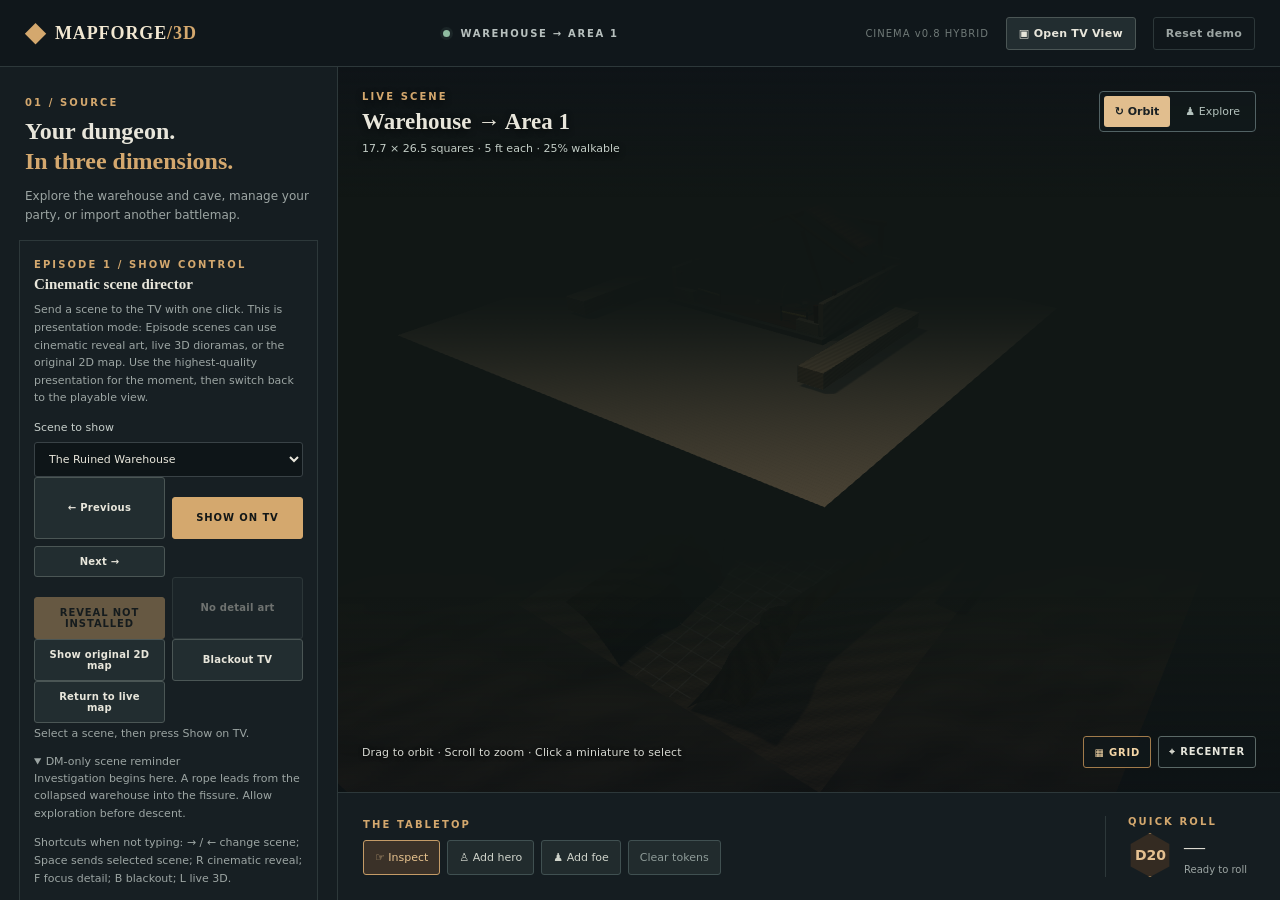
<file: index.html>
<!doctype html>
<html lang="en">
<head>
  <meta charset="utf-8">
  <meta name="viewport" content="width=device-width, initial-scale=1">
  <meta name="theme-color" content="#11161a">
  <title>MapForge 3D — Battlemap to tabletop</title>
  <link rel="stylesheet" href="./css/styles.css">
  <script type="importmap">
  {
    "imports": {
      "three": "./js/vendor/three.module.js",
      "three/addons/": "./js/vendor/addons/"
    }
  }
  </script>
</head>
<body>
  <div class="shell">
    <header class="topbar">
      <a href="#" class="brand" aria-label="MapForge 3D home"><span class="brand-mark">◆</span><span>MAPFORGE<span class="brand-light">/3D</span></span></a>
      <div class="topbar-middle"><span class="live-indicator"></span><span id="mapTitle">AREA 01 · THE RAT FISSURE</span></div>
      <div class="topbar-actions"><span class="version">CINEMA v0.8 HYBRID</span><button id="openTV" class="button" type="button">▣ Open TV View</button><button id="loadDemo" class="button quiet" type="button">Reset demo</button></div>
    </header>

    <div class="workbench">
      <aside class="sidebar" aria-label="Map settings and terrain editor">
        <section class="section-intro">
          <div class="kicker">01 / SOURCE</div>
          <h1>Your dungeon.<br><em>In three dimensions.</em></h1>
          <p>Explore the warehouse and cave, manage your party, or import another battlemap.</p>
        </section>

        <section class="panel episode-panel" id="episodePanel">
          <div class="kicker">EPISODE 1 / SHOW CONTROL</div><h2>Cinematic scene director</h2>
          <p class="microcopy">Send a scene to the TV with one click. This is presentation mode: Episode scenes can use cinematic reveal art, live 3D dioramas, or the original 2D map. Use the highest-quality presentation for the moment, then switch back to the playable view.</p>
          <label for="episodeScene">Scene to show</label><select id="episodeScene" aria-label="Episode scene"></select>
          <div class="resource-actions"><button id="episodePrev" class="button slim" type="button">← Previous</button><button id="episodeShow" class="button primary slim" type="button">Show on TV</button><button id="episodeNext" class="button slim" type="button">Next →</button></div>
          <div class="resource-actions"><button id="episodeReveal" class="button primary slim" type="button">Cinematic Reveal</button><button id="episodeFocus" class="button slim" type="button">Focus Detail</button></div>
          <div class="resource-actions"><button id="episodeMap" class="button slim" type="button">Show original 2D map</button><button id="episodeBlackout" class="button slim" type="button">Blackout TV</button></div>
          <div class="resource-actions"><button id="episodeLive" class="button slim" type="button">Return to live 3D</button></div>
          <p id="episodeStatus" class="microcopy" aria-live="polite">Select a scene, then press Show on TV.</p>
          <details open><summary>DM-only scene reminder</summary><p id="episodeNote" class="microcopy"></p></details>
          <p class="microcopy">Shortcuts when not typing: → / ← change scene; Space sends selected scene; R cinematic reveal; F focus detail; B blackout; L live 3D.</p>
        </section>

        <section class="panel" id="connectionPanel">
          <div class="kicker">CONNECTED LEVELS</div><h2>Warehouse fissure</h2>
          <p class="microcopy">The rope descends into the west side of Area 1, beside the debris chamber. Footprints continue north.</p>
          <div class="resource-actions"><button id="viewConnection" class="button slim" type="button">View both levels</button><button id="viewWarehouse" class="button slim" type="button" aria-pressed="false">Warehouse</button><button id="viewArea1" class="button slim" type="button" aria-pressed="true">Area 1</button></div>
          <p id="activeLevel" class="microcopy" aria-live="polite">Area 1 · cave level</p>
          <button id="useRope" class="button primary full" type="button" disabled>↑ Climb rope to warehouse</button>
          <p class="microcopy">Choose a level, enter Explore, then use the rope near its landing.</p>
          <details class="shaft-settings"><summary>View and shaft settings</summary>
          <label for="shaftDepth">Shaft depth <output id="shaftDepthVal">60 ft</output></label>
          <input id="shaftDepth" type="range" min="20" max="150" step="5" value="60">
          <p class="microcopy">60 ft is a provisional depth; adjust it to match your adventure.</p>
          <label><input id="cutawayToggle" type="checkbox"> Hide upper structure to reveal the cave</label>
          </details>
          <details><summary>Warehouse reference</summary><img src="./assets/warehouse-reference.png" alt="Ruined warehouse with a rope descending into its fissure" style="width:100%;margin-top:10px"></details>
        </section>

        <section class="panel" id="miniaturePanel">
          <div class="kicker">YOUR PARTY</div><h2>Miniatures</h2>
          <p class="microcopy">Select a piece in the scene or choose it below. Drag it near the rope to change floors.</p>
          <button id="addLandingHero" type="button" class="button slim full">Add hero at this landing</button>
          <label for="miniatureSelect">Selected miniature</label>
          <select id="miniatureSelect"><option value="">No miniature selected</option></select>
          <label for="miniatureName">Name</label><input id="miniatureName" type="text" maxlength="60" placeholder="Name your character" disabled>
          <div class="resource-actions miniature-actions"><button id="renameMiniature" class="button slim" type="button" disabled>Rename</button><button id="focusMiniature" class="button slim" type="button" disabled>Focus</button><button id="transferMiniature" class="button slim" type="button" disabled>Use rope</button><button id="removeMiniature" class="button quiet slim" type="button" disabled>Remove</button></div>
          <p id="miniatureStatus" class="microcopy" aria-live="polite">Select a miniature first.</p>
        </section>

        <section class="panel" id="appearancePanel">
          <div class="kicker">ATMOSPHERE</div><h2>Light the scene</h2>
          <label for="lightingMode">Lighting</label><select id="lightingMode"><option value="tabletop">Tabletop · bright and readable</option><option value="torchlit">Torchlit · dungeon atmosphere</option></select>
          <label class="check-label"><input id="lanternToggle" type="checkbox" checked> Carry a lantern in Explore</label>
          <p class="microcopy">Stone and timber have textured surfaces. Lantern light follows you as you explore.</p>
        </section>

        <details class="advanced-controls"><summary>Import a map &amp; terrain settings</summary>
        <section class="panel">
          <label class="uploadbox" id="uploadArea" for="mapFile">
            <span class="upload-icon">⤒</span>
            <span class="upload-label">Upload battlemap</span>
            <span class="upload-sub">PNG · JPG · WEBP</span>
            <input id="mapFile" type="file" accept="image/png,image/jpeg,image/webp" aria-label="Upload a battlemap">
          </label>
          <div class="image-filename"><span class="status-dot"></span><span id="filename">area-1-rats.png</span></div>
          <label for="preset">Conversion mode</label>
          <select id="preset">
            <option value="curated">Area 1 · optimized demo mask</option>
            <option value="cave">Auto detect · caves / ruins</option>
            <option value="dungeon">Auto detect · dungeons</option>
            <option value="relief">Topographic relief</option>
          </select>
          <label for="sensitivity">Walkable floor sensitivity <output id="sensitivityVal">46%</output></label>
          <input type="range" id="sensitivity" min="20" max="85" value="46">
          <div class="two-col">
            <div><label for="gridPixels">Pixels / 5 ft square</label><input id="gridPixels" type="number" min="10" max="300" step="1" value="58"></div>
            <div><label for="wallHeight">Wall height <output id="wallHeightVal">10 ft</output></label><input id="wallHeight" type="range" min="5" max="25" value="10" step="1"></div>
          </div>
          <button id="generate" type="button" class="button primary full">⟡ &nbsp; Generate 3D world</button>
        </section>

        </details>

        <section class="panel editor-panel">
          <div class="panel-head"><div><div class="kicker">02 / GEOMETRY</div><h2>Walkable mask</h2></div><span class="badge">EDITABLE</span></div>
          <p class="microcopy">Green = floor · Umber = raised terrain. Paint to fix areas the detector misses.</p>
          <div class="map-editor-frame"><canvas id="maskEditor" width="256" height="384" tabindex="0" role="img" aria-label="Battlemap with walkable area preview. Paint using mouse or touch."></canvas></div>
          <div class="modebar" role="group" aria-label="Mask painting tool">
            <button id="paintFloor" type="button" class="tool selected" aria-pressed="true">✎ Floor</button>
            <button id="paintRock" type="button" class="tool" aria-pressed="false">▧ Rock</button>
            <button id="paintPan" type="button" class="tool" aria-pressed="false">⌕ Inspect</button>
          </div>
          <label for="brush">Brush width <output id="brushVal">3</output></label>
          <input id="brush" type="range" min="1" max="12" value="3">
          <div class="inline-actions"><button id="applyMask" class="button slim" type="button">Update geometry</button><button id="redetect" class="button quiet slim" type="button">Auto detect again</button></div>
        </section>

        <section class="panel resources">
          <div class="kicker">03 / EXPORT</div><h2>Make it yours</h2>
          <p class="microcopy">Save the project for further edits or export a textured mesh for other 3D tools.</p>
          <div class="resource-actions"><button id="saveProject" class="button slim" type="button">Save project (.json)</button><button id="openProject" class="button slim" type="button">Open project</button><input id="projectFile" type="file" accept=".json,application/json" hidden><button id="exportGlb" class="button slim" type="button">Export model (.glb)</button><button id="screenshot" class="button slim" type="button">Screenshot (.png)</button></div>
        </section>
        <div class="sidebar-bottom">All conversion occurs in your browser. No uploaded map is sent to a server. <strong>Three.js is bundled; no internet connection needed after download.</strong></div>
      </aside>

      <main class="stage">
        <div class="viewport-wrap">
          <div id="viewport" aria-label="Interactive 3D tabletop view"></div>
          <div class="viewport-top">
            <div class="view-title"><div class="eyebrow">LIVE SCENE</div><strong id="sceneName">The Rat Fissure</strong><span id="sceneMetrics">~18 × 27 squares · 5 ft grid</span></div>
            <div class="segmented" role="group" aria-label="Camera mode"><button id="orbitMode" type="button" class="active" aria-pressed="true">↻ Orbit</button><button id="walkMode" type="button" aria-pressed="false">♟ Explore</button></div>
          </div>
          <div class="viewport-bottom">
            <div class="cam-hint" id="camHint">Drag to orbit · Scroll to zoom · Click a miniature to select</div>
            <div class="viewport-utilities"><button id="gridToggle" type="button" class="utility active" aria-pressed="true">▦ GRID</button><button id="recenter" type="button" class="utility">⌖ RECENTER</button></div>
          </div>
          <div class="walk-controls" id="walkControls" hidden><div class="walk-hint">W A S D to move · Drag to look · E to use rope</div><div class="walk-row"><button type="button" data-move="forward">▲</button></div><div class="walk-row"><button type="button" data-move="left">◀</button><button type="button" data-move="back">▼</button><button type="button" data-move="right">▶</button></div></div>
          <div class="loading-overlay" id="loadingOverlay" role="status" aria-live="polite"><div class="loading-glyph">◆</div><div id="loadingText">Initializing tabletop renderer…</div><p>Loading the 3D engine and terrain</p></div>
        </div>

        <div class="bottom-panel">
          <div class="bottom-left"><div class="kicker">THE TABLETOP</div><div class="toolrow" role="group" aria-label="Tokens and scene actions"><button id="tokenNone" class="chip selected" type="button">☞ Inspect</button><button id="tokenHero" class="chip" type="button">♙ Add hero</button><button id="tokenEnemy" class="chip" type="button">♟ Add foe</button><button id="clearTokens" class="chip subdued" type="button">Clear tokens</button></div></div>
          <div class="bottom-right"><div class="kicker">QUICK ROLL</div><div class="dice-line"><button id="rollD20" class="die" type="button" aria-label="Roll a twenty-sided die">D20</button><div><span id="diceResult" class="dice-value">—</span><span id="diceLabel" class="dice-caption">Ready to roll</span></div></div></div>
        </div>
        <div class="toast" id="toast" aria-live="polite"></div>
      </main>
    </div>
  </div>
  <script type="module" src="./js/main.js"></script>
</body>
</html>
</file>
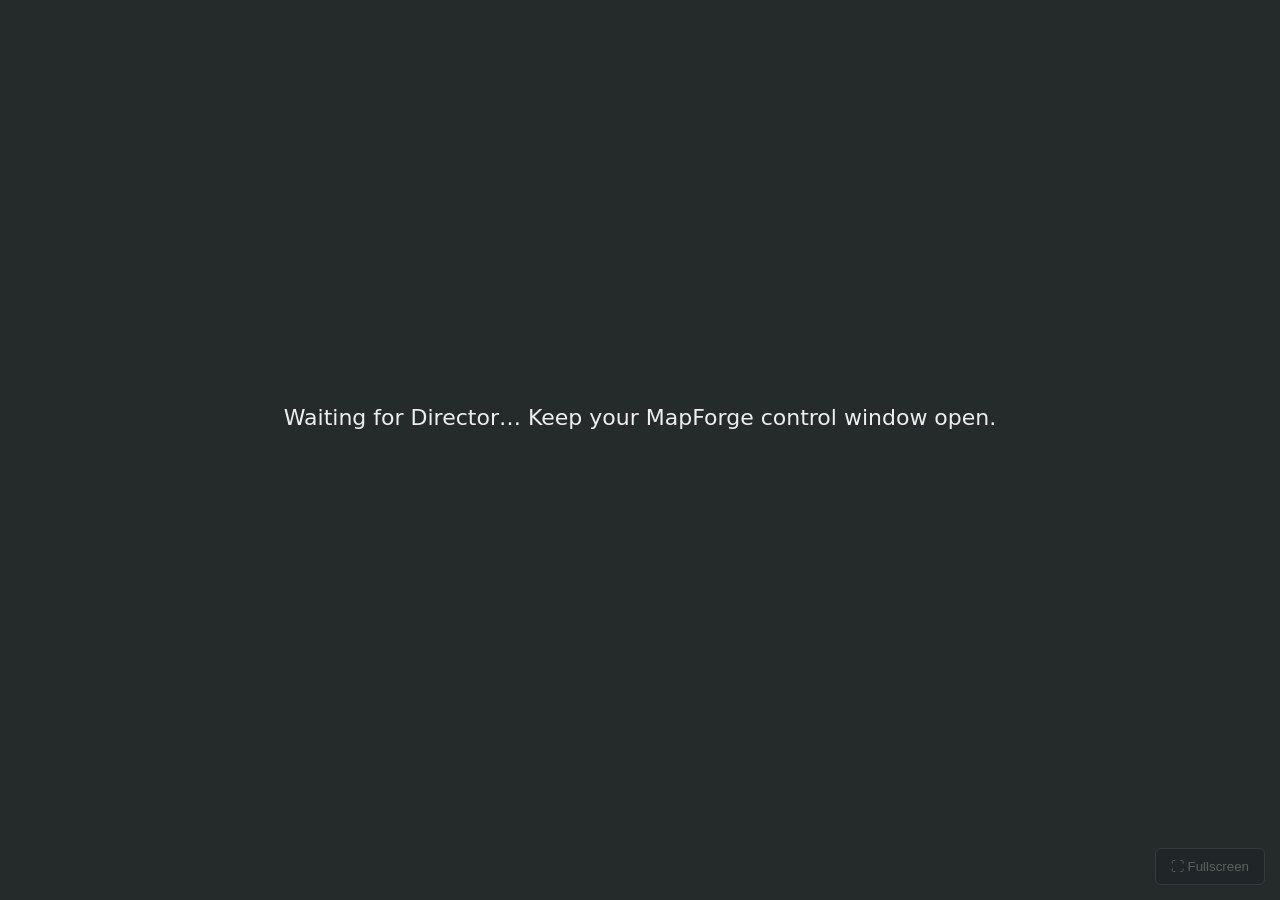
<file: tv.html>
<!doctype html><html lang="en"><head><meta charset="utf-8"><meta name="viewport" content="width=device-width, initial-scale=1"><title>MapForge — TV Cinema</title>
<style>html,body{padding:0;margin:0;width:100%;height:100%;background:#0b1014;color:#eee;font-family:system-ui}#screen{width:100vw;height:100vh}#cinemaPresentation{display:none;position:fixed;inset:0;z-index:4;background:#050609;overflow:hidden;opacity:1;transition:opacity .45s ease}#cinemaPresentation.departing{opacity:0;pointer-events:none}#cinemaPresentation img{width:100%;height:100%;object-fit:contain}#cinemaPresentation.reveal img{object-fit:cover;animation:revealPush 18s ease-out both}#cinemaPresentation.focus{background:radial-gradient(circle at 50% 50%,#171512,#030405 72%)}#cinemaPresentation.focus img{object-fit:contain;padding:3vh 3vw;box-sizing:border-box;filter:drop-shadow(0 16px 40px #000)}@keyframes revealPush{from{transform:scale(1)}to{transform:scale(1.035)}}@media(prefers-reduced-motion:reduce){#cinemaPresentation{transition:none}#cinemaPresentation.reveal img{animation:none}}#cinemaCard{height:100%;width:100%;box-sizing:border-box;display:flex;flex-direction:column;justify-content:center;align-items:center;text-align:center;padding:7vw;background:radial-gradient(circle at 50% 42%,#353328,#101012 62%,#020304);color:#e5d5b5}#cinemaCard h1{font-family:Georgia,serif;font-size:clamp(34px,5.2vw,88px);font-weight:400;margin:0 0 2rem}#cinemaCard p{font-family:Georgia,serif;font-size:clamp(21px,2.1vw,37px);max-width:980px;line-height:1.4;font-style:italic}#cinemaPresentation.blackout{background:#000}#status{position:fixed;top:45%;left:0;right:0;text-align:center;font-size:22px}#fullscreen{position:fixed;right:15px;bottom:15px;z-index:9;background:#101921bf;color:#fff;padding:10px 15px;border:1px solid #607079;border-radius:6px;opacity:.25;cursor:pointer}#fullscreen:hover{opacity:1}</style>
<script type="importmap">{"imports":{"three":"./js/vendor/three.module.js","three/addons/":"./js/vendor/addons/"}}</script></head><body><div id="screen"></div><div id="cinemaPresentation" aria-label="Projected episode scene"></div><div id="status">Waiting for Director… Keep your MapForge control window open.</div><button id="fullscreen">⛶ Fullscreen</button><script type="module" src="./js/tv.js"></script></body></html>
</file>
<file: css/styles.css>
:root{color-scheme:dark;--bg:#0b1012;--bar:#10171b;--panel:#151d21;--panel2:#1b2427;--line:#2d383a;--line2:#394447;--text:#e8e6db;--muted:#9ca5a3;--dim:#6f7977;--gold:#d4a86e;--goldlight:#f2d3a1;--green:#8bb7a2;--danger:#c8876d}
*{box-sizing:border-box}body{margin:0;background:var(--bg);color:var(--text);font-family:'DM Sans',system-ui,Arial,sans-serif;font-size:14px}button,input,select{font:inherit}button{cursor:pointer}button:focus-visible,input:focus-visible,select:focus-visible,canvas:focus-visible{outline:2px solid var(--goldlight);outline-offset:2px}.shell{min-height:100vh;display:flex;flex-direction:column}.topbar{height:67px;background:var(--bar);border-bottom:1px solid var(--line);display:flex;align-items:center;padding:0 25px;justify-content:space-between;gap:12px}.brand{display:flex;align-items:center;gap:9px;color:#f2e8d2;font-family:'Cinzel',Georgia,serif;font-weight:700;font-size:18px;letter-spacing:.05em;text-decoration:none;white-space:nowrap}.brand-mark{font-size:26px;color:var(--gold);line-height:1}.brand-light{color:var(--gold)}.topbar-middle{font-size:10px;font-weight:700;letter-spacing:.17em;color:#b7c0be;display:flex;align-items:center;gap:10px}.live-indicator,.status-dot{width:7px;height:7px;background:#8fbca1;border-radius:50%;display:inline-block;flex:none;box-shadow:0 0 0 3px #8fbca116}.version{font-size:10px;color:var(--dim);letter-spacing:.1em}.topbar-actions{display:flex;align-items:center;gap:17px}.workbench{display:grid;grid-template-columns:338px minmax(0,1fr);min-height:calc(100vh - 67px)}.sidebar{background:var(--panel);border-right:1px solid var(--line);padding:26px 19px;overflow-y:auto}.section-intro{padding:4px 6px 15px}.section-intro h1{font-family:'Cinzel',Georgia,serif;line-height:1.26;font-size:27px;font-weight:600;margin:8px 0 11px}.section-intro h1 em{font-style:normal;color:var(--gold)}.section-intro p{color:var(--muted);line-height:1.58;font-size:12px;margin:0}.kicker{font-size:10px;font-weight:700;letter-spacing:.21em;color:var(--gold);margin-bottom:6px}.panel{padding:18px 14px;margin-bottom:15px;border:1px solid var(--line);background:#171f23}.panel h2{font-family:'Cinzel',Georgia,serif;font-size:15px;font-weight:600;margin:3px 0 8px}.panel-head{display:flex;justify-content:space-between;align-items:center}.badge{border:1px solid #466358;color:var(--green);padding:4px 7px;font-size:9px;letter-spacing:.09em;border-radius:2px}.microcopy{font-size:11px;color:var(--muted);line-height:1.6;margin:2px 0 12px}.uploadbox{height:109px;display:flex;flex-direction:column;align-items:center;justify-content:center;border:1px dashed #6d6555;background:linear-gradient(135deg,#282926,#1b2223);position:relative;cursor:pointer;gap:5px}.uploadbox:hover,.uploadbox.dragover{border-color:var(--gold);background:#292820}.uploadbox input{position:absolute;width:100%;height:100%;opacity:0;inset:0;cursor:pointer}.upload-icon{color:var(--gold);font-size:24px;line-height:24px}.upload-label{font-weight:600;font-size:12px}.upload-sub{font-size:10px;color:var(--dim)}.image-filename{display:flex;align-items:center;gap:8px;margin:11px 0 18px;font-size:11px;color:var(--muted);overflow:hidden;text-overflow:ellipsis;white-space:nowrap}.image-filename .status-dot{width:6px;height:6px}.panel label:not(.uploadbox){display:flex;align-items:center;justify-content:space-between;font-size:11px;color:#c6ceca;margin:14px 0 8px;gap:6px}.panel output{color:var(--goldlight)}select,input[type=number]{height:35px;width:100%;padding:0 10px;color:var(--text);background:#0e1518;border:1px solid #394246;border-radius:3px;font-size:11px}input[type=range]{width:100%;accent-color:var(--gold);height:16px;cursor:pointer}.two-col{display:grid;grid-template-columns:1fr 1fr;gap:13px}.button{background:#222d30;border:1px solid #4b5655;color:var(--text);padding:9px 12px;border-radius:3px;font-size:11px;font-weight:700;letter-spacing:.025em}.button:hover{background:#314043}.button.primary{background:var(--gold);border-color:var(--gold);color:#131717;min-height:42px;margin-top:20px;text-transform:uppercase;letter-spacing:.09em}.button.primary:hover{background:var(--goldlight)}.button.full{width:100%}.button.quiet{background:transparent;border-color:var(--line);color:var(--muted)}.button.slim{font-size:10px;padding:9px 10px}.map-editor-frame{display:flex;justify-content:center;overflow:hidden;background:#0d1113;border:1px solid #3b4240;padding:8px}.map-editor-frame canvas{display:block;width:auto;max-width:100%;height:285px;object-fit:contain;image-rendering:auto;cursor:crosshair;touch-action:none}.modebar{display:grid;grid-template-columns:repeat(3,1fr);gap:5px;margin-top:10px}.tool{min-height:35px;background:#202b2e;color:var(--muted);border:1px solid #344044;border-radius:2px;font-size:10px}.tool.selected{color:var(--goldlight);background:#363029;border-color:#83694b}.inline-actions{display:flex;gap:7px;flex-wrap:wrap;margin-top:9px}.resource-actions{display:grid;grid-template-columns:1fr 1fr;gap:7px}.sidebar-bottom{font-size:10px;line-height:1.5;color:var(--dim);padding:5px 3px}.sidebar-bottom strong{font-weight:500;color:#b0afa4}.stage{min-width:0;display:flex;flex-direction:column;position:relative;background:#101719}.viewport-wrap{position:relative;min-height:570px;height:calc(100vh - 175px);overflow:hidden;background:#172024}#viewport{position:absolute;inset:0}#viewport canvas{width:100%;height:100%;display:block;outline:0}#viewport:before{content:'';pointer-events:none;position:absolute;inset:0;z-index:1;background:linear-gradient(180deg,#0d121a8c,transparent 18%,transparent 73%,#0b101599)}.viewport-top,.viewport-bottom{position:absolute;z-index:3;pointer-events:none;display:flex;align-items:start;justify-content:space-between;gap:14px;left:24px;right:24px}.viewport-top{top:24px}.viewport-bottom{bottom:24px;align-items:center}.viewport-top button,.viewport-bottom button{pointer-events:auto}.view-title{display:flex;flex-direction:column;gap:5px;text-shadow:0 2px 6px #0009}.eyebrow{color:var(--gold);font-size:10px;letter-spacing:.21em;font-weight:700}.view-title strong{font-family:'Cinzel',Georgia,serif;font-size:23px;font-weight:600;line-height:1.3}.view-title span{font-size:11px;color:#c3cec7}.segmented{display:flex;background:#11191bdc;border:1px solid #526264;border-radius:4px;padding:4px;gap:4px}.segmented button{font-size:11px;color:#b4c2bd;background:transparent;padding:9px 11px;border:0;border-radius:3px;white-space:nowrap}.segmented .active{background:#e1be8e;color:#192023;font-weight:700}.cam-hint{font-size:11px;color:#d6d8d1;letter-spacing:.01em;max-width:340px;text-shadow:0 1px 4px black}.viewport-utilities{display:flex;gap:7px}.utility{background:#11191bcb;border:1px solid #5b6967;border-radius:3px;padding:9px 10px;color:#e6e6dc;font-size:10px;font-weight:700;letter-spacing:.08em}.utility.active{color:#f4d6a7;border-color:#a17b4b}.walk-controls{z-index:4;position:absolute;bottom:94px;right:21px;text-align:center;background:#11171ad9;border:1px solid #5b6667;padding:12px;border-radius:4px}.walk-controls[hidden]{display:none}.walk-hint{font-size:10px;color:#c8d3cb;margin-bottom:8px}.walk-row{display:flex;justify-content:center;gap:5px;margin-top:5px}.walk-row button{height:38px;width:45px;border:1px solid #647371;background:#253036;color:var(--text);touch-action:none;border-radius:3px}.loading-overlay{position:absolute;inset:0;z-index:7;background:#172024ed;display:flex;align-items:center;justify-content:center;flex-direction:column;gap:10px;text-align:center;padding:20px}.loading-overlay[hidden]{display:none}.loading-glyph{font-size:42px;color:var(--gold)}.loading-overlay p{color:var(--muted);font-size:12px;margin:0}.bottom-panel{display:flex;align-items:center;justify-content:space-between;gap:18px;min-height:108px;padding:17px 25px;background:#151d21;border-top:1px solid var(--line)}.toolrow{display:flex;gap:7px;flex-wrap:wrap;margin-top:10px}.chip{font-size:11px;min-height:35px;padding:8px 11px;background:#212b2d;border:1px solid #405051;color:#d0d4cb;border-radius:3px}.chip.selected{border-color:#c49b67;color:#e7c38f;background:#3a3128}.chip.subdued{color:#8e9b98}.bottom-right{border-left:1px solid var(--line);padding-left:22px;min-width:150px}.dice-line{display:flex;align-items:center;gap:12px}.die{height:44px;width:44px;background:#342b22;border:1px solid #a88555;color:#e5c090;clip-path:polygon(50% 0%,94% 25%,94% 76%,50% 100%,6% 76%,6% 25%);font-weight:800}.dice-value{font-family:'Cinzel',Georgia,serif;font-size:21px;display:block}.dice-caption{font-size:10px;color:var(--muted)}.toast{position:absolute;right:24px;bottom:129px;padding:11px 16px;background:#2b3330;border:1px solid var(--gold);color:var(--text);font-size:11px;z-index:12;max-width:330px;display:none}.toast.show{display:block}@media(max-width:1050px){.workbench{grid-template-columns:292px minmax(0,1fr)}.sidebar{padding:20px 11px}.viewport-wrap{min-height:530px}.topbar-middle{display:none}.version{display:none}}@media(max-width:730px){.topbar{height:59px;padding:0 13px}.brand{font-size:15px}.workbench{display:flex;flex-direction:column}.stage{order:0}.sidebar{order:1;border-right:0;border-top:1px solid var(--line);display:grid;grid-template-columns:1fr 1fr;gap:11px;padding:16px}.section-intro{grid-column:1/-1}.section-intro h1{font-size:22px}.panel{margin:0}.sidebar-bottom{grid-column:1/-1}.viewport-wrap{height:480px;min-height:480px}.viewport-top{left:13px;right:13px;top:14px}.viewport-bottom{left:13px;right:13px;bottom:15px;flex-wrap:wrap}.view-title strong{font-size:16px}.view-title span{font-size:10px}.segmented button{font-size:10px;padding:9px 8px}.cam-hint{font-size:10px}.bottom-panel{min-height:88px;padding:12px 13px}.bottom-right{min-width:110px;padding-left:10px}.chip{font-size:10px;padding:7px}.resource-actions{grid-template-columns:1fr}.map-editor-frame canvas{height:240px}}@media(max-width:520px){.sidebar{display:block}.section-intro{padding:8px 5px 16px}.panel{margin-bottom:12px}.map-editor-frame canvas{height:290px}.viewport-wrap{height:410px;min-height:410px}.view-title strong{font-size:14px}.view-title span{max-width:165px}.segmented{flex-direction:column}.viewport-bottom{gap:7px}.viewport-utilities{margin-left:auto}.cam-hint{max-width:180px}.bottom-panel{flex-direction:column;align-items:stretch;gap:12px}.bottom-right{border-top:1px solid var(--line);border-left:0;padding:11px 0 0}.toast{right:10px;bottom:195px}.walk-controls{right:10px;bottom:83px}.walk-hint{max-width:150px}}@media(prefers-reduced-motion:no-preference){.button,.chip,.tool,.utility{transition:background .14s,border-color .14s}}

input[type=text]{height:35px;width:100%;padding:0 10px;color:var(--text);background:#0e1518;border:1px solid #394246;border-radius:3px;font-size:12px}
button:disabled,input:disabled{opacity:.42;cursor:default}.miniature-actions{margin:10px 0}.check-label{justify-content:flex-start!important}input[type=checkbox]{accent-color:var(--gold)}#miniatureStatus{margin:10px 0 0}details summary{font-size:11px;color:var(--muted);cursor:pointer}
@media(min-width:731px){.workbench{height:calc(100vh - 67px);min-height:0}.sidebar{height:100%;}.stage{height:100%;}.viewport-wrap{flex:1;height:auto;min-height:380px;}.bottom-panel{flex-shrink:0;}}

.advanced-controls{border:1px solid var(--line);padding:14px;margin-bottom:15px;background:#171f23}.advanced-controls>summary{font-size:12px;color:var(--goldlight)}.advanced-controls>.panel{border:0;padding:14px 0 0;margin:0}.shaft-settings{margin:14px 0 8px}.shaft-settings>summary{color:var(--goldlight)}.section-intro h1{font-size:24px}button{touch-action:manipulation}
</file>
